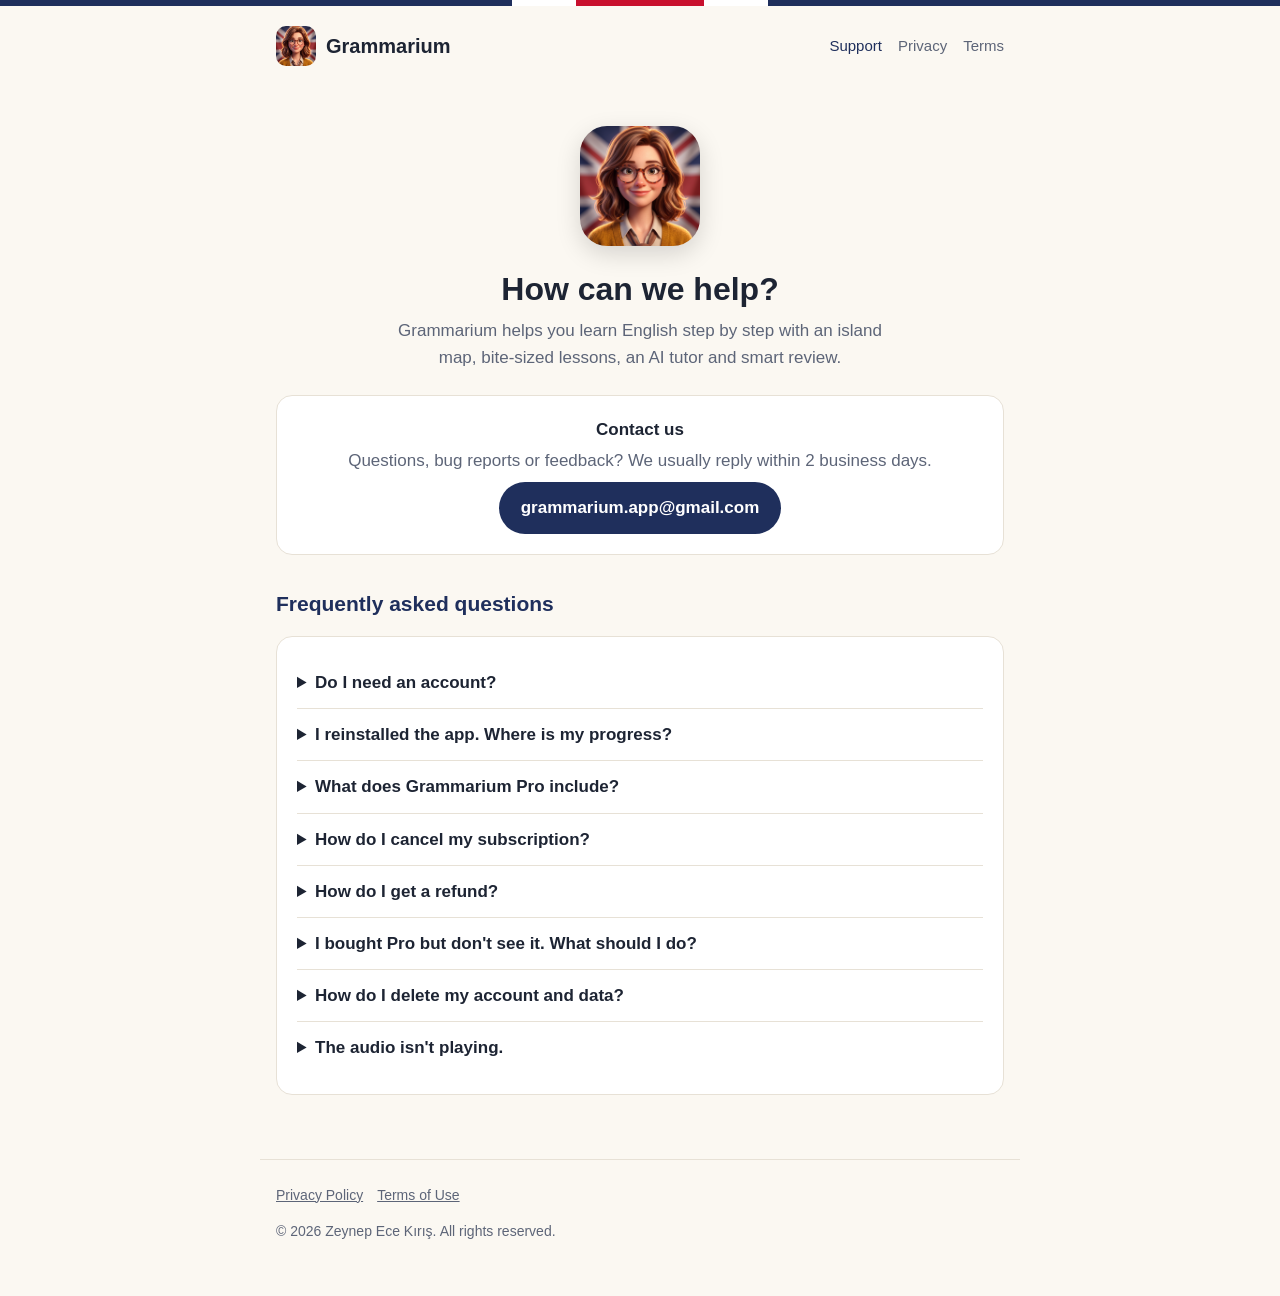
<file: index.html>
<!doctype html>
<html lang="en">
<head>
<meta charset="utf-8">
<meta name="viewport" content="width=device-width, initial-scale=1">
<title>Grammarium – Support</title>
<meta name="description" content="Support for Grammarium, the English learning app with an island map, AI tutor and smart review.">
<link rel="icon" href="favicon.png">
<link rel="stylesheet" href="style.css">
</head>
<body>
<div class="flagbar"></div>
<header class="site">
  <a class="brand" href="index.html"><img src="icon.png" alt="">Grammarium</a>
  <nav><a href="index.html" aria-current="page">Support</a><a href="privacy.html">Privacy</a><a href="terms.html">Terms</a></nav>
</header>
<main>
  <section class="hero">
    <img src="icon.png" alt="Grammarium app icon">
    <h1>How can we help?</h1>
    <p>Grammarium helps you learn English step by step with an island map, bite-sized lessons, an AI tutor and smart review.</p>
  </section>

  <div class="card contact">
    <strong>Contact us</strong>
    <p style="margin:4px 0 0;color:var(--muted)">Questions, bug reports or feedback? We usually reply within 2 business days.</p>
    <a class="mail" href="mailto:grammarium.app@gmail.com">grammarium.app@gmail.com</a>
  </div>

  <h2>Frequently asked questions</h2>
  <div class="card">
    <details>
      <summary>Do I need an account?</summary>
      <p>No. Grammarium creates an anonymous account automatically so your progress is saved. You don't need to enter an email or password.</p>
    </details>
    <details>
      <summary>I reinstalled the app. Where is my progress?</summary>
      <p>If you reinstall on the same device, your progress is restored automatically. Progress is not transferred between different devices.</p>
    </details>
    <details>
      <summary>What does Grammarium Pro include?</summary>
      <p>Pro removes ads and unlocks all premium features. You can see the current Pro features and prices on the subscription screen in the app.</p>
    </details>
    <details>
      <summary>How do I cancel my subscription?</summary>
      <p>Subscriptions are managed by Apple. On your iPhone, open Settings → your name → Subscriptions → Grammarium, then tap Cancel Subscription. Cancel at least 24 hours before the renewal date to avoid being charged for the next period.</p>
    </details>
    <details>
      <summary>How do I get a refund?</summary>
      <p>Refunds for App Store purchases are handled by Apple. You can request one at <a href="https://reportaproblem.apple.com">reportaproblem.apple.com</a>.</p>
    </details>
    <details>
      <summary>I bought Pro but don't see it. What should I do?</summary>
      <p>Open the subscription screen in the app and tap Restore Purchases, making sure you are signed in with the same Apple ID you used to buy. If it still doesn't work, contact us.</p>
    </details>
    <details>
      <summary>How do I delete my account and data?</summary>
      <p>Go to Settings in the app and choose Delete Account. This permanently deletes your account and learning progress from our servers. Deleting your account does not cancel an active subscription; please cancel it in your Apple ID settings.</p>
    </details>
    <details>
      <summary>The audio isn't playing.</summary>
      <p>Check that your device isn't in silent mode and the volume is up. Character voices need an internet connection; when a voice isn't available, the app uses your device's built-in voice instead.</p>
    </details>
  </div>
</main>
<footer>
  <a href="privacy.html">Privacy Policy</a><a href="terms.html">Terms of Use</a>
  <p>© 2026 Zeynep Ece Kırış. All rights reserved.</p>
</footer>
</body>
</html>
</file>
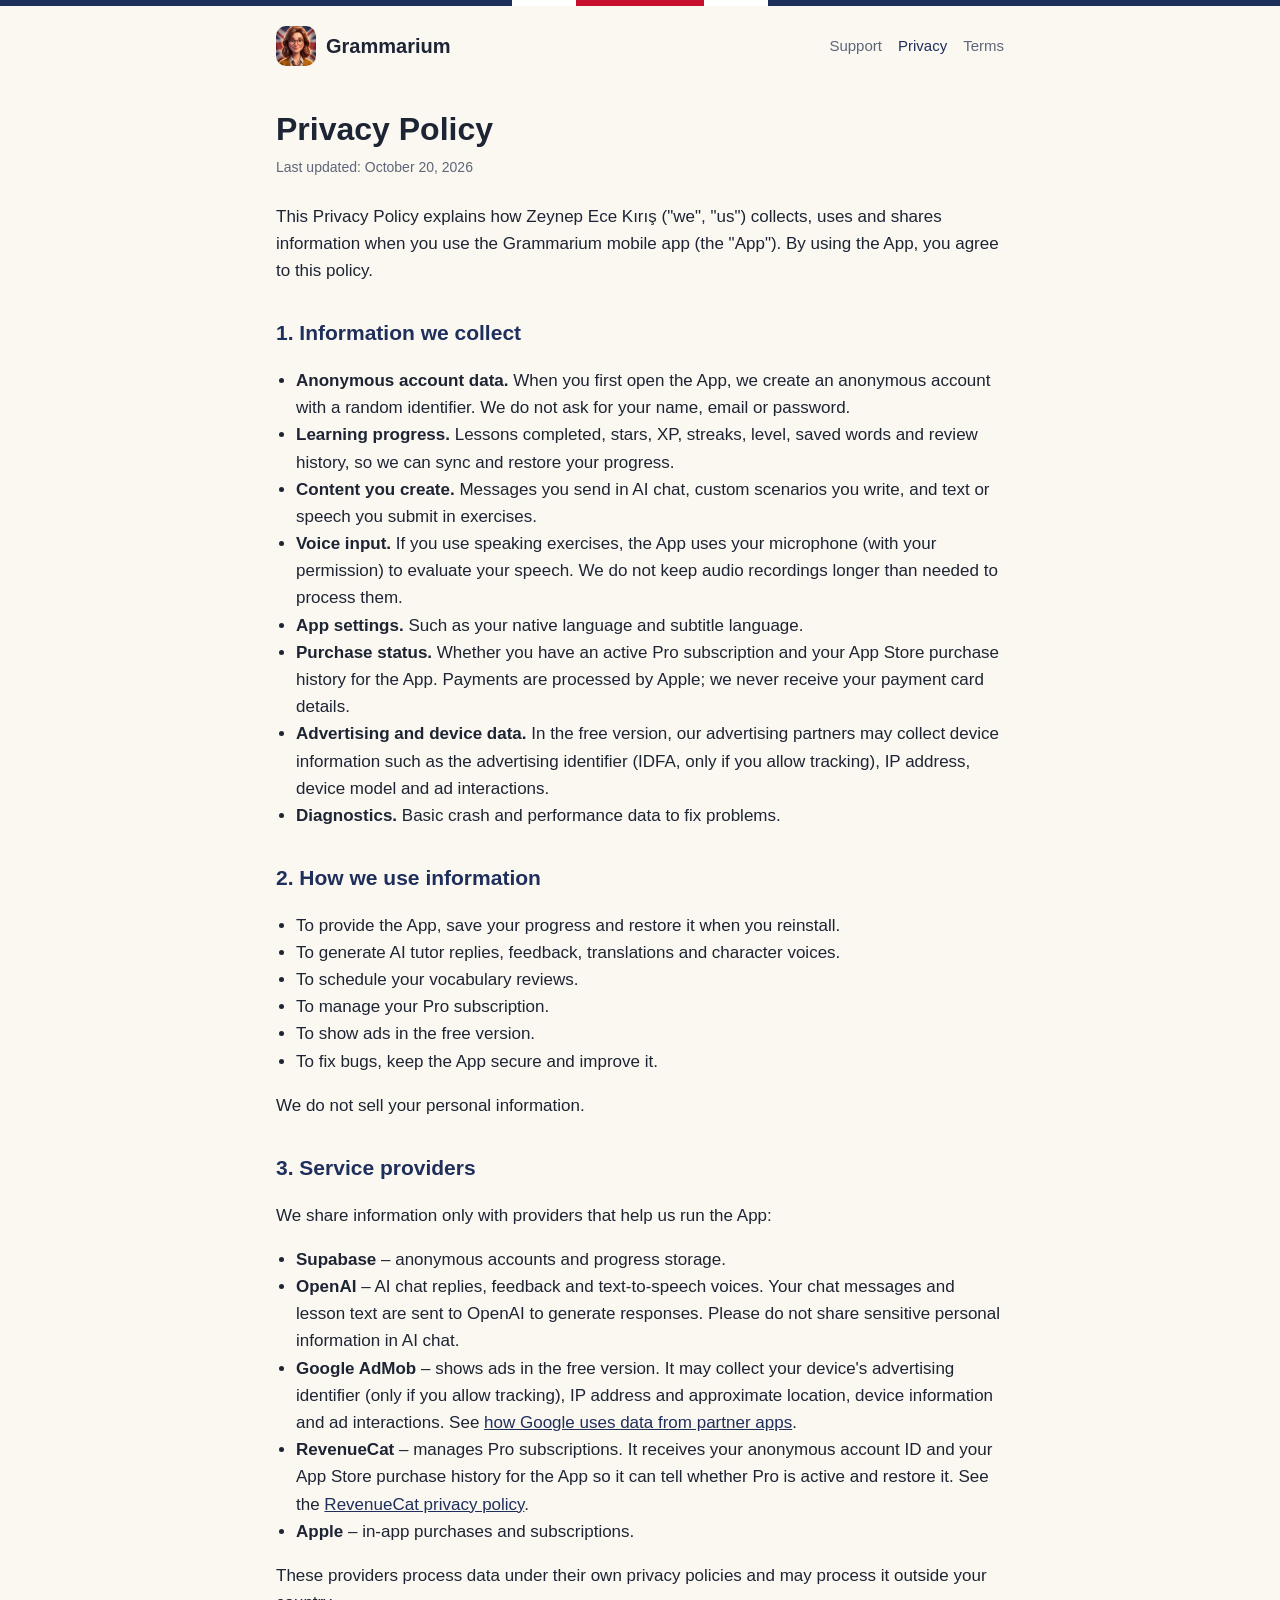
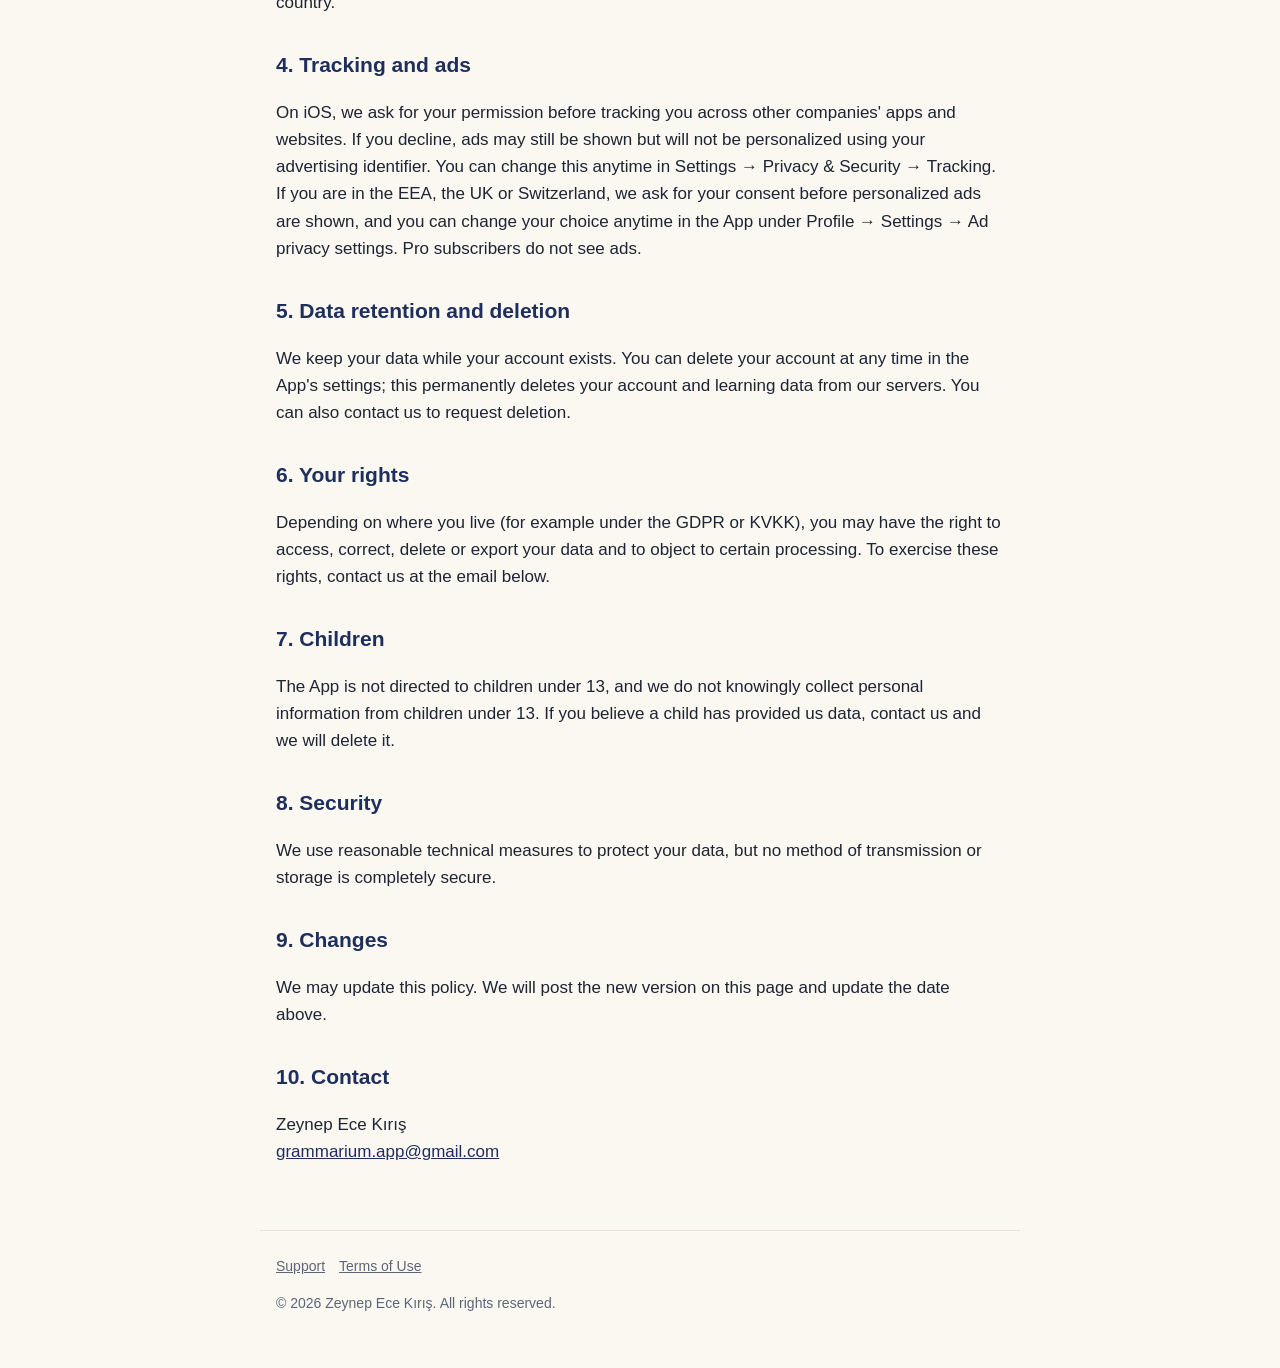
<file: privacy.html>
<!doctype html>
<html lang="en">
<head>
<meta charset="utf-8">
<meta name="viewport" content="width=device-width, initial-scale=1">
<title>Grammarium – Privacy Policy</title>
<link rel="icon" href="favicon.png">
<link rel="stylesheet" href="style.css">
</head>
<body>
<div class="flagbar"></div>
<header class="site">
  <a class="brand" href="index.html"><img src="icon.png" alt="">Grammarium</a>
  <nav><a href="index.html">Support</a><a href="privacy.html" aria-current="page">Privacy</a><a href="terms.html">Terms</a></nav>
</header>
<main>
  <h1>Privacy Policy</h1>
  <p class="updated">Last updated: October 20, 2026</p>

  <p>This Privacy Policy explains how Zeynep Ece Kırış ("we", "us") collects, uses and shares information when you use the Grammarium mobile app (the "App"). By using the App, you agree to this policy.</p>

  <h2>1. Information we collect</h2>
  <ul>
    <li><strong>Anonymous account data.</strong> When you first open the App, we create an anonymous account with a random identifier. We do not ask for your name, email or password.</li>
    <li><strong>Learning progress.</strong> Lessons completed, stars, XP, streaks, level, saved words and review history, so we can sync and restore your progress.</li>
    <li><strong>Content you create.</strong> Messages you send in AI chat, custom scenarios you write, and text or speech you submit in exercises.</li>
    <li><strong>Voice input.</strong> If you use speaking exercises, the App uses your microphone (with your permission) to evaluate your speech. We do not keep audio recordings longer than needed to process them.</li>
    <li><strong>App settings.</strong> Such as your native language and subtitle language.</li>
    <li><strong>Purchase status.</strong> Whether you have an active Pro subscription and your App Store purchase history for the App. Payments are processed by Apple; we never receive your payment card details.</li>
    <li><strong>Advertising and device data.</strong> In the free version, our advertising partners may collect device information such as the advertising identifier (IDFA, only if you allow tracking), IP address, device model and ad interactions.</li>
    <li><strong>Diagnostics.</strong> Basic crash and performance data to fix problems.</li>
  </ul>

  <h2>2. How we use information</h2>
  <ul>
    <li>To provide the App, save your progress and restore it when you reinstall.</li>
    <li>To generate AI tutor replies, feedback, translations and character voices.</li>
    <li>To schedule your vocabulary reviews.</li>
    <li>To manage your Pro subscription.</li>
    <li>To show ads in the free version.</li>
    <li>To fix bugs, keep the App secure and improve it.</li>
  </ul>
  <p>We do not sell your personal information.</p>

  <h2>3. Service providers</h2>
  <p>We share information only with providers that help us run the App:</p>
  <ul>
    <li><strong>Supabase</strong> – anonymous accounts and progress storage.</li>
    <li><strong>OpenAI</strong> – AI chat replies, feedback and text-to-speech voices. Your chat messages and lesson text are sent to OpenAI to generate responses. Please do not share sensitive personal information in AI chat.</li>
    <li><strong>Google AdMob</strong> – shows ads in the free version. It may collect your device's advertising identifier (only if you allow tracking), IP address and approximate location, device information and ad interactions. See <a href="https://policies.google.com/technologies/partner-sites">how Google uses data from partner apps</a>.</li>
    <li><strong>RevenueCat</strong> – manages Pro subscriptions. It receives your anonymous account ID and your App Store purchase history for the App so it can tell whether Pro is active and restore it. See the <a href="https://www.revenuecat.com/privacy">RevenueCat privacy policy</a>.</li>
    <li><strong>Apple</strong> – in-app purchases and subscriptions.</li>
  </ul>
  <p>These providers process data under their own privacy policies and may process it outside your country.</p>

  <h2>4. Tracking and ads</h2>
  <p>On iOS, we ask for your permission before tracking you across other companies' apps and websites. If you decline, ads may still be shown but will not be personalized using your advertising identifier. You can change this anytime in Settings → Privacy &amp; Security → Tracking. If you are in the EEA, the UK or Switzerland, we ask for your consent before personalized ads are shown, and you can change your choice anytime in the App under Profile → Settings → Ad privacy settings. Pro subscribers do not see ads.</p>

  <h2>5. Data retention and deletion</h2>
  <p>We keep your data while your account exists. You can delete your account at any time in the App's settings; this permanently deletes your account and learning data from our servers. You can also contact us to request deletion.</p>

  <h2>6. Your rights</h2>
  <p>Depending on where you live (for example under the GDPR or KVKK), you may have the right to access, correct, delete or export your data and to object to certain processing. To exercise these rights, contact us at the email below.</p>

  <h2>7. Children</h2>
  <p>The App is not directed to children under 13, and we do not knowingly collect personal information from children under 13. If you believe a child has provided us data, contact us and we will delete it.</p>

  <h2>8. Security</h2>
  <p>We use reasonable technical measures to protect your data, but no method of transmission or storage is completely secure.</p>

  <h2>9. Changes</h2>
  <p>We may update this policy. We will post the new version on this page and update the date above.</p>

  <h2>10. Contact</h2>
  <p>Zeynep Ece Kırış<br><a href="mailto:grammarium.app@gmail.com">grammarium.app@gmail.com</a></p>
</main>
<footer>
  <a href="index.html">Support</a><a href="terms.html">Terms of Use</a>
  <p>© 2026 Zeynep Ece Kırış. All rights reserved.</p>
</footer>
</body>
</html>
</file>
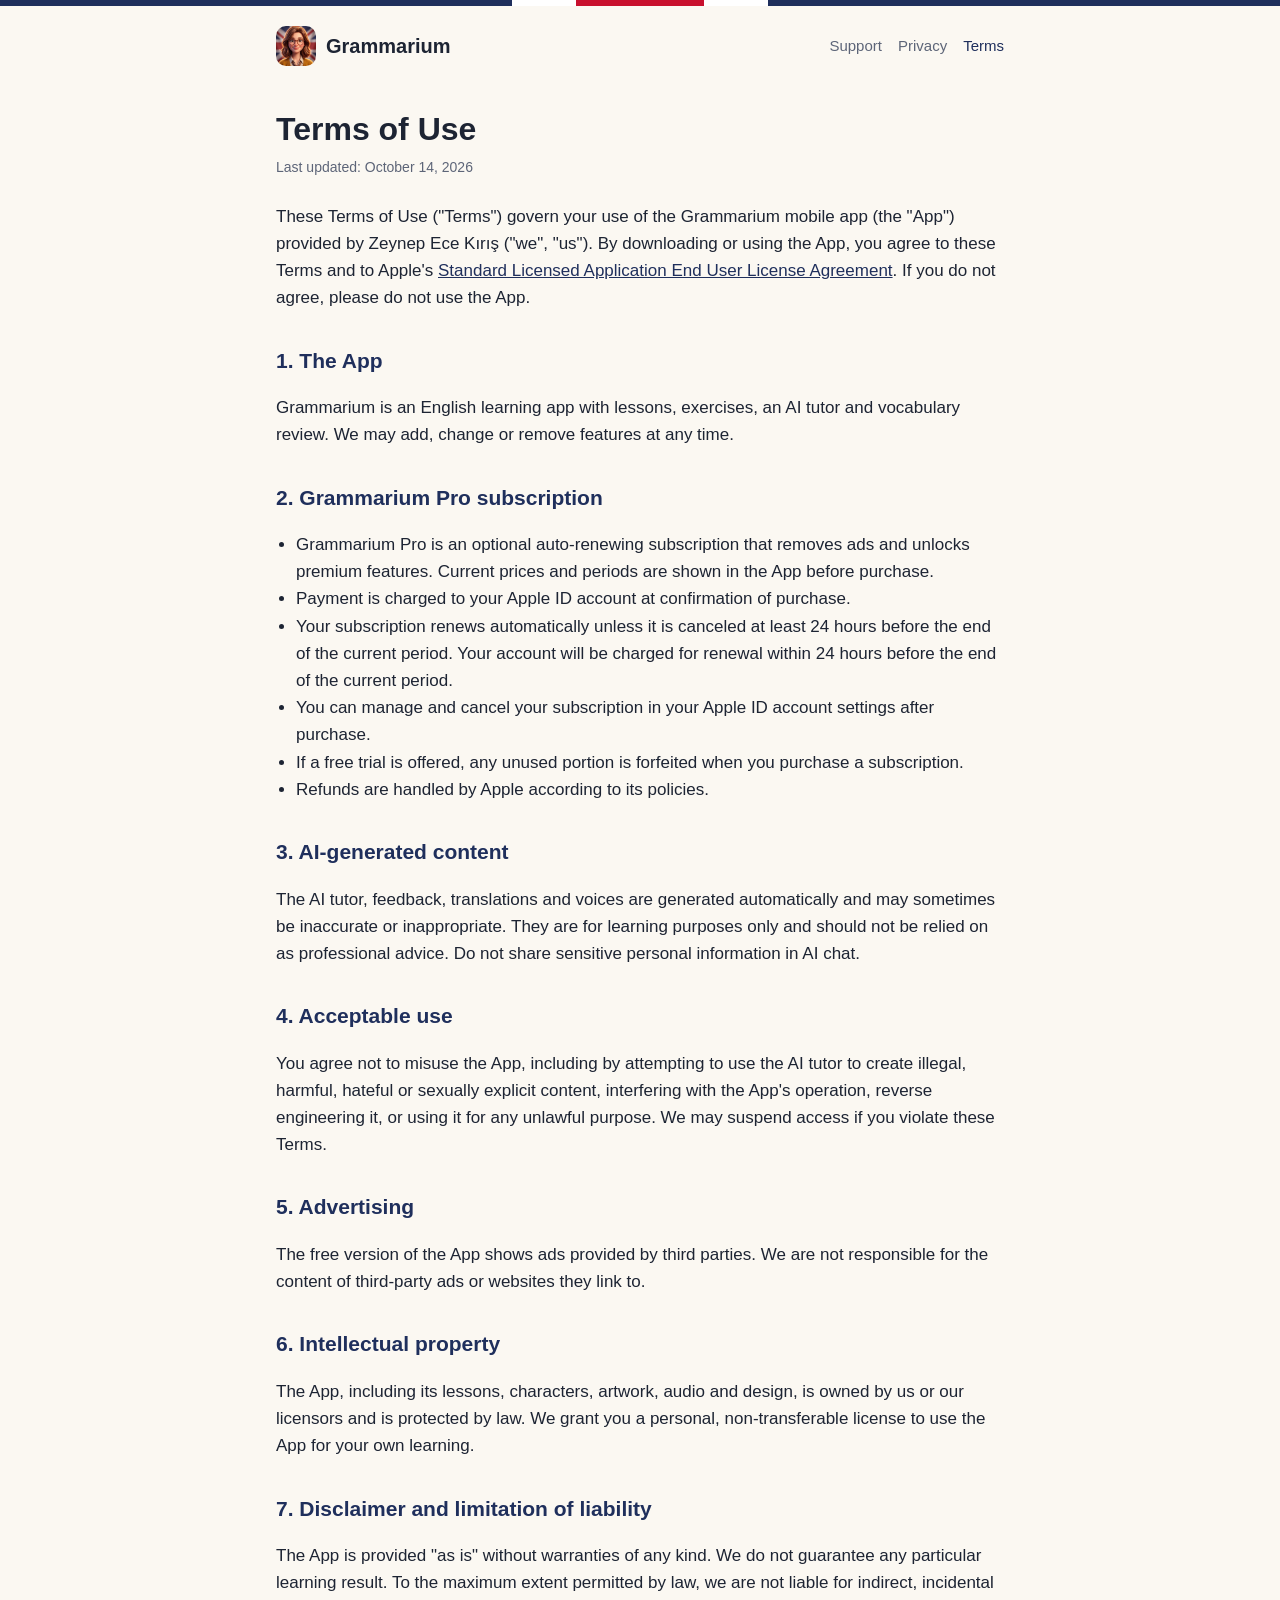
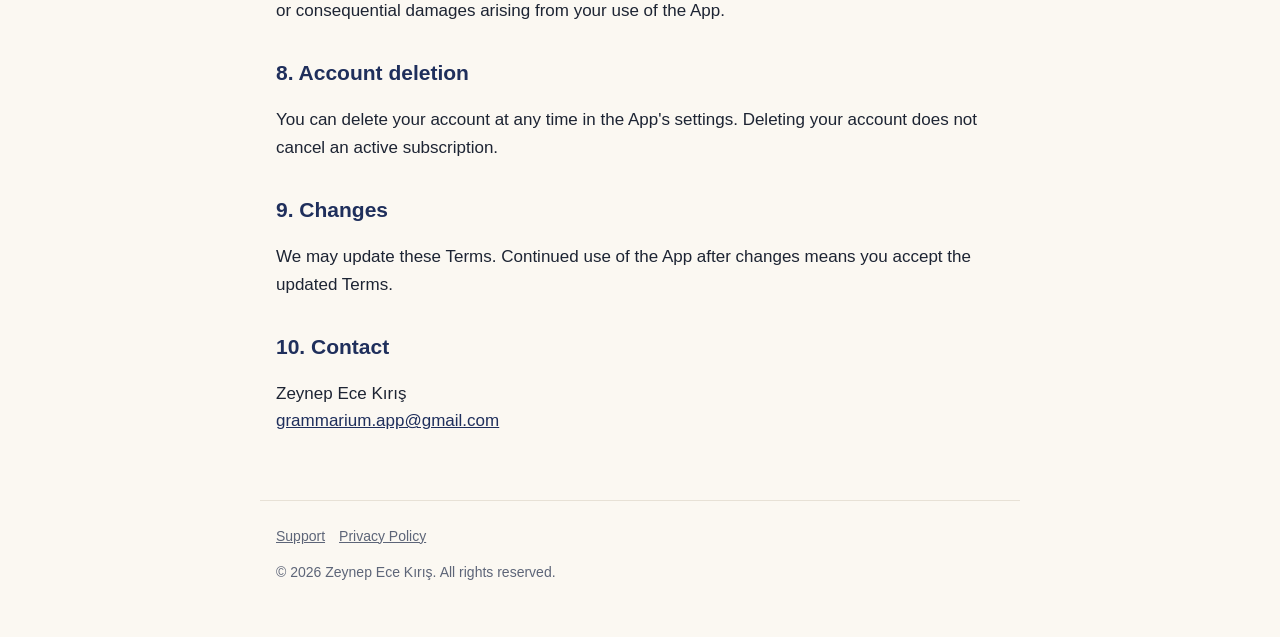
<file: terms.html>
<!doctype html>
<html lang="en">
<head>
<meta charset="utf-8">
<meta name="viewport" content="width=device-width, initial-scale=1">
<title>Grammarium – Terms of Use</title>
<link rel="icon" href="favicon.png">
<link rel="stylesheet" href="style.css">
</head>
<body>
<div class="flagbar"></div>
<header class="site">
  <a class="brand" href="index.html"><img src="icon.png" alt="">Grammarium</a>
  <nav><a href="index.html">Support</a><a href="privacy.html">Privacy</a><a href="terms.html" aria-current="page">Terms</a></nav>
</header>
<main>
  <h1>Terms of Use</h1>
  <p class="updated">Last updated: October 14, 2026</p>

  <p>These Terms of Use ("Terms") govern your use of the Grammarium mobile app (the "App") provided by Zeynep Ece Kırış ("we", "us"). By downloading or using the App, you agree to these Terms and to Apple's <a href="https://www.apple.com/legal/internet-services/itunes/dev/stdeula/">Standard Licensed Application End User License Agreement</a>. If you do not agree, please do not use the App.</p>

  <h2>1. The App</h2>
  <p>Grammarium is an English learning app with lessons, exercises, an AI tutor and vocabulary review. We may add, change or remove features at any time.</p>

  <h2>2. Grammarium Pro subscription</h2>
  <ul>
    <li>Grammarium Pro is an optional auto-renewing subscription that removes ads and unlocks premium features. Current prices and periods are shown in the App before purchase.</li>
    <li>Payment is charged to your Apple ID account at confirmation of purchase.</li>
    <li>Your subscription renews automatically unless it is canceled at least 24 hours before the end of the current period. Your account will be charged for renewal within 24 hours before the end of the current period.</li>
    <li>You can manage and cancel your subscription in your Apple ID account settings after purchase.</li>
    <li>If a free trial is offered, any unused portion is forfeited when you purchase a subscription.</li>
    <li>Refunds are handled by Apple according to its policies.</li>
  </ul>

  <h2>3. AI-generated content</h2>
  <p>The AI tutor, feedback, translations and voices are generated automatically and may sometimes be inaccurate or inappropriate. They are for learning purposes only and should not be relied on as professional advice. Do not share sensitive personal information in AI chat.</p>

  <h2>4. Acceptable use</h2>
  <p>You agree not to misuse the App, including by attempting to use the AI tutor to create illegal, harmful, hateful or sexually explicit content, interfering with the App's operation, reverse engineering it, or using it for any unlawful purpose. We may suspend access if you violate these Terms.</p>

  <h2>5. Advertising</h2>
  <p>The free version of the App shows ads provided by third parties. We are not responsible for the content of third-party ads or websites they link to.</p>

  <h2>6. Intellectual property</h2>
  <p>The App, including its lessons, characters, artwork, audio and design, is owned by us or our licensors and is protected by law. We grant you a personal, non-transferable license to use the App for your own learning.</p>

  <h2>7. Disclaimer and limitation of liability</h2>
  <p>The App is provided "as is" without warranties of any kind. We do not guarantee any particular learning result. To the maximum extent permitted by law, we are not liable for indirect, incidental or consequential damages arising from your use of the App.</p>

  <h2>8. Account deletion</h2>
  <p>You can delete your account at any time in the App's settings. Deleting your account does not cancel an active subscription.</p>

  <h2>9. Changes</h2>
  <p>We may update these Terms. Continued use of the App after changes means you accept the updated Terms.</p>

  <h2>10. Contact</h2>
  <p>Zeynep Ece Kırış<br><a href="mailto:grammarium.app@gmail.com">grammarium.app@gmail.com</a></p>
</main>
<footer>
  <a href="index.html">Support</a><a href="privacy.html">Privacy Policy</a>
  <p>© 2026 Zeynep Ece Kırış. All rights reserved.</p>
</footer>
</body>
</html>
</file>
<file: style.css>
:root {
  --bg: #fbf8f2;
  --card: #ffffff;
  --ink: #1d2433;
  --muted: #5d6578;
  --navy: #1f2f5c;
  --red: #c8102e;
  --mustard: #c9922b;
  --line: #e7e1d6;
}
@media (prefers-color-scheme: dark) {
  :root {
    --bg: #12151d;
    --card: #1b1f2a;
    --ink: #eef0f5;
    --muted: #a3aabb;
    --navy: #9fb4ff;
    --red: #ff6b7d;
    --mustard: #e8b45a;
    --line: #2a3040;
  }
}
* { box-sizing: border-box; }
body {
  margin: 0;
  background: var(--bg);
  color: var(--ink);
  font-family: -apple-system, BlinkMacSystemFont, "Segoe UI", Roboto, Helvetica, Arial, sans-serif;
  line-height: 1.6;
  font-size: 17px;
}
.flagbar { height: 6px; background: linear-gradient(90deg, var(--navy) 0 40%, #fff 40% 45%, var(--red) 45% 55%, #fff 55% 60%, var(--navy) 60%); }
header.site {
  max-width: 760px; margin: 0 auto; padding: 20px 16px;
  display: flex; align-items: center; justify-content: space-between; gap: 12px; flex-wrap: wrap;
}
.brand { display: flex; align-items: center; gap: 10px; text-decoration: none; color: var(--ink); font-weight: 700; font-size: 20px; }
.brand img { width: 40px; height: 40px; border-radius: 10px; }
nav a { color: var(--muted); text-decoration: none; margin-left: 16px; font-size: 15px; }
nav a:hover, nav a[aria-current] { color: var(--navy); }
main { max-width: 760px; margin: 0 auto; padding: 8px 16px 48px; }
h1 { font-size: 32px; line-height: 1.2; margin: 16px 0 8px; }
h2 { font-size: 21px; margin: 32px 0 8px; color: var(--navy); }
.updated { color: var(--muted); font-size: 14px; margin: 0 0 24px; }
a { color: var(--navy); }
.hero { text-align: center; padding: 32px 0 8px; }
.hero img { width: 120px; height: 120px; border-radius: 27px; box-shadow: 0 8px 24px rgba(0,0,0,.15); }
.hero p { color: var(--muted); max-width: 520px; margin: 8px auto 0; }
.card { background: var(--card); border: 1px solid var(--line); border-radius: 16px; padding: 20px; margin: 16px 0; }
.contact { text-align: center; }
.contact .mail { display: inline-block; margin-top: 8px; background: var(--navy); color: #fff; padding: 12px 22px; border-radius: 999px; text-decoration: none; font-weight: 600; }
@media (prefers-color-scheme: dark) { .contact .mail { color: #12151d; } }
details { border-bottom: 1px solid var(--line); padding: 12px 0; }
details:last-child { border-bottom: 0; }
summary { cursor: pointer; font-weight: 600; }
details p { margin: 8px 0 0; color: var(--muted); }
ul { padding-left: 20px; }
footer { max-width: 760px; margin: 0 auto; padding: 24px 16px 40px; color: var(--muted); font-size: 14px; border-top: 1px solid var(--line); }
footer a { color: var(--muted); margin-right: 14px; }
</file>
